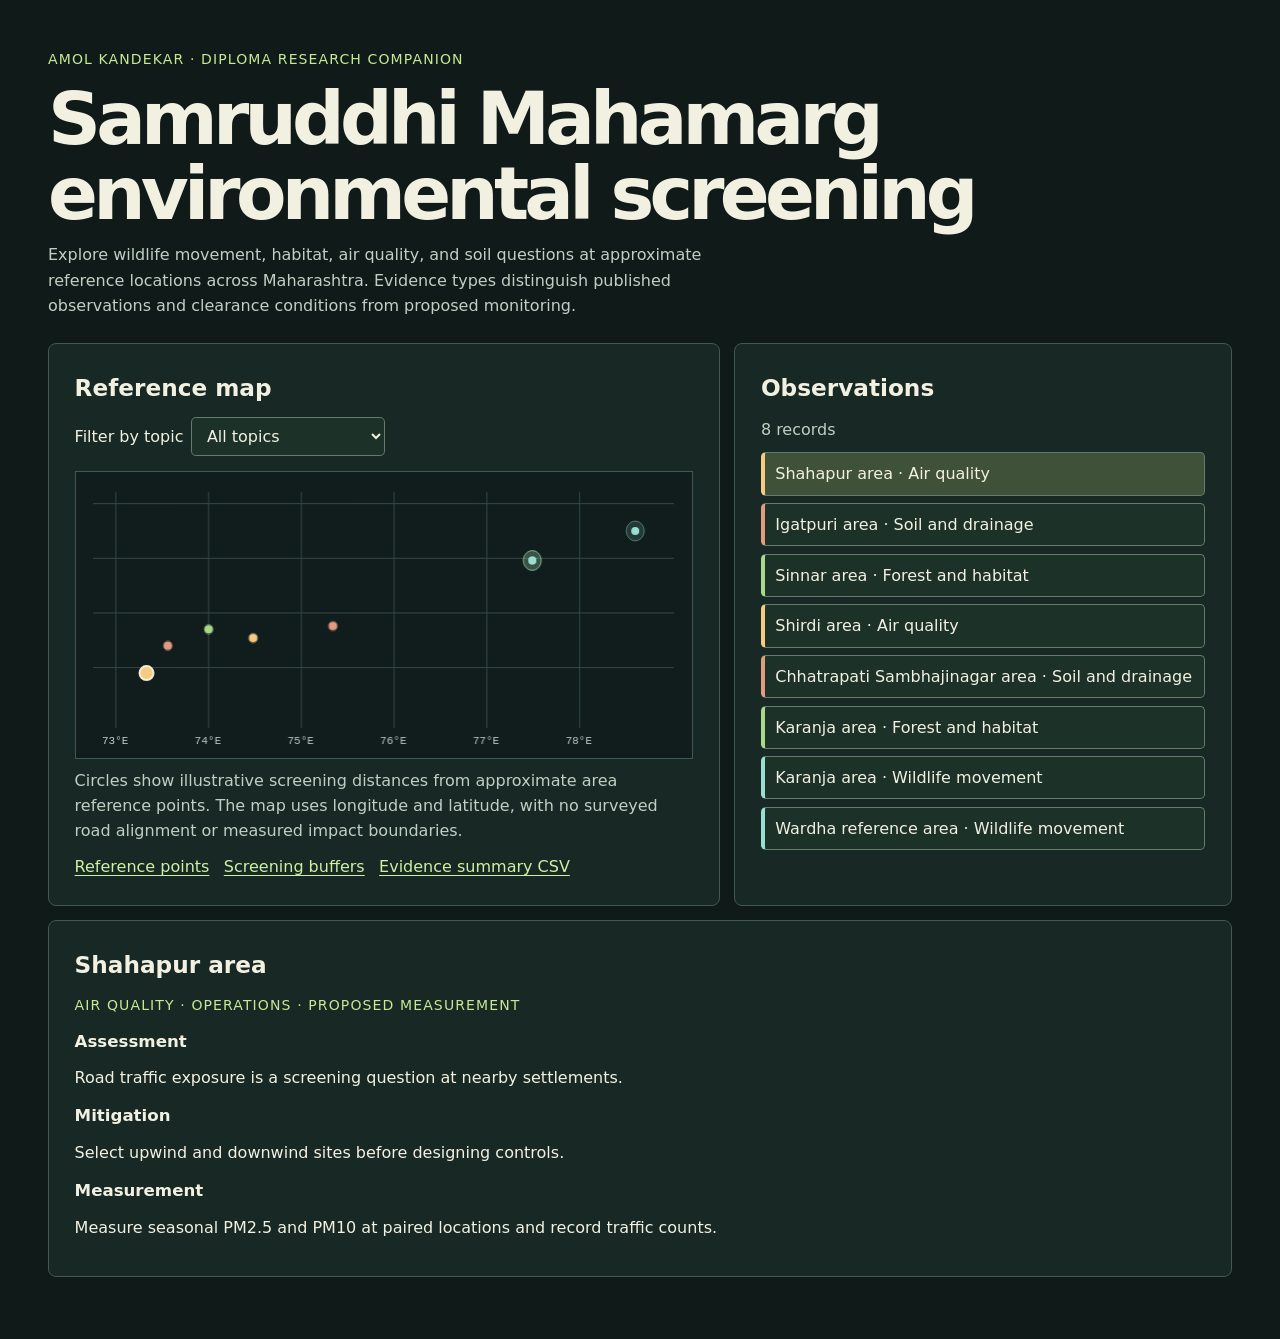
<file: docs/index.html>
<!doctype html>
<html lang="en-IN">
<head>
  <meta charset="utf-8">
  <meta name="viewport" content="width=device-width, initial-scale=1">
  <title>Samruddhi Mahamarg | Environmental Screening</title>
  <link rel="stylesheet" href="study.css">
  <script src="map.js" defer></script>
</head>
<body>
  <main>
    <header>
      <p class="label">Amol Kandekar · Diploma research companion</p>
      <h1>Samruddhi Mahamarg environmental screening</h1>
      <p>Explore wildlife movement, habitat, air quality, and soil questions at approximate reference locations across Maharashtra. Evidence types distinguish published observations and clearance conditions from proposed monitoring.</p>
    </header>
    <div class="layout">
      <section aria-labelledby="map-title"><h2 id="map-title">Reference map</h2>
        <label for="topic">Filter by topic</label><select id="topic"><option value="">All topics</option></select>
        <canvas id="map" width="800" height="320" role="img" aria-label="Schematic coordinates of reference locations. Use the adjacent observations list to select a location."></canvas>
        <p class="muted">Circles show illustrative screening distances from approximate area reference points. The map uses longitude and latitude, with no surveyed road alignment or measured impact boundaries.</p>
        <div class="downloads"><a href="reference-sites.geojson" download>Reference points</a><a href="screening-buffers.geojson" download>Screening buffers</a><a href="evidence-summary.csv" download>Evidence summary CSV</a></div>
      </section>
      <section aria-labelledby="observations-title"><h2 id="observations-title">Observations</h2><p class="muted" id="count" aria-live="polite"></p><div id="entries"></div></section>
    </div>
    <section id="assessment" aria-live="polite" aria-labelledby="assessment-title"></section>
  </main>
  <script type="application/json" id="evidence-data">{"points": {"type": "FeatureCollection", "features": [{"type": "Feature", "properties": {"id": "S01", "location": "Shahapur area", "lat": 19.45, "lon": 73.33, "radius_km": 5.0, "topic": "Air quality", "phase": "Operations", "evidence": "Proposed measurement", "source_id": "", "assessment": "Road traffic exposure is a screening question at nearby settlements.", "mitigation": "Select upwind and downwind sites before designing controls.", "measurement": "Measure seasonal PM2.5 and PM10 at paired locations and record traffic counts.", "source": null}, "geometry": {"type": "Point", "coordinates": [73.33, 19.45]}}, {"type": "Feature", "properties": {"id": "S02", "location": "Igatpuri area", "lat": 19.7, "lon": 73.56, "radius_km": 5.0, "topic": "Soil and drainage", "phase": "Construction", "evidence": "Proposed measurement", "source_id": "", "assessment": "Steep slopes and construction disturbance warrant review before assigning erosion risk.", "mitigation": "Inspect stabilized cut slopes and drainage outfalls before monsoon.", "measurement": "Log exposed soil cover and outfall turbidity before and after rainfall.", "source": null}, "geometry": {"type": "Point", "coordinates": [73.56, 19.7]}}, {"type": "Feature", "properties": {"id": "S03", "location": "Sinnar area", "lat": 19.85, "lon": 74.0, "radius_km": 5.0, "topic": "Forest and habitat", "phase": "Construction", "evidence": "Proposed measurement", "source_id": "", "assessment": "A land-cover comparison can screen for canopy change near the road corridor.", "mitigation": "Check compensatory planting survival and restore temporary work areas.", "measurement": "Classify pre- and post-construction land cover using comparable seasonal imagery and field checks.", "source": null}, "geometry": {"type": "Point", "coordinates": [74.0, 19.85]}}, {"type": "Feature", "properties": {"id": "S04", "location": "Shirdi area", "lat": 19.77, "lon": 74.48, "radius_km": 5.0, "topic": "Air quality", "phase": "Construction", "evidence": "Proposed measurement", "source_id": "", "assessment": "Construction dust is a plausible source of short-term particulate exposure in the screening framework.", "mitigation": "Document road watering and protective covers where justified by the monitoring plan.", "measurement": "Compare particulate levels near haul roads with a background location.", "source": null}, "geometry": {"type": "Point", "coordinates": [74.48, 19.77]}}, {"type": "Feature", "properties": {"id": "S05", "location": "Chhatrapati Sambhajinagar area", "lat": 19.88, "lon": 75.34, "radius_km": 5.0, "topic": "Soil and drainage", "phase": "Operations", "evidence": "Proposed measurement", "source_id": "", "assessment": "Road embankments and drainage changes are a screening concern where runoff reaches cultivated land.", "mitigation": "Review culvert capacity and erosion protection with field observations.", "measurement": "Survey drainage paths and check sediment deposition downstream of outlets.", "source": null}, "geometry": {"type": "Point", "coordinates": [75.34, 19.88]}}, {"type": "Feature", "properties": {"id": "S06", "location": "Karanja area", "lat": 20.48, "lon": 77.49, "radius_km": 10.0, "topic": "Forest and habitat", "phase": "Planning", "evidence": "Documented condition", "source_id": "nbwl-2018", "assessment": "National Board for Wildlife minutes record a habitat-improvement condition for a specific package near the Karanja–Sohol sanctuary.", "mitigation": "Track habitat improvement against the condition for that package.", "measurement": "Use the approved package boundary and documentary evidence to verify measures.", "source": {"source_id": "nbwl-2018", "title": "National Board for Wildlife Standing Committee minutes (2018) — item 50.3.8.3", "url": "https://cpc.parivesh.nic.in/writereaddata/Order%20and%20Release/Minutes%20of%2050%20Meeting%20of%20the%20Standing%20Committee%20of%20National%20Board%20for%20Wildlife.pdf"}}, "geometry": {"type": "Point", "coordinates": [77.49, 20.48]}}, {"type": "Feature", "properties": {"id": "S07", "location": "Karanja area", "lat": 20.48, "lon": 77.49, "radius_km": 10.0, "topic": "Wildlife movement", "phase": "Planning", "evidence": "Documented condition", "source_id": "nbwl-2018", "assessment": "The same package minutes record a condition to provide underpasses where suggested by the Forest Department.", "mitigation": "Compare installed structures with approved drawings and planned crossing locations.", "measurement": "Record crossing dimensions and verify access at both ends.", "source": {"source_id": "nbwl-2018", "title": "National Board for Wildlife Standing Committee minutes (2018) — item 50.3.8.3", "url": "https://cpc.parivesh.nic.in/writereaddata/Order%20and%20Release/Minutes%20of%2050%20Meeting%20of%20the%20Standing%20Committee%20of%20National%20Board%20for%20Wildlife.pdf"}}, "geometry": {"type": "Point", "coordinates": [77.49, 20.48]}}, {"type": "Feature", "properties": {"id": "S08", "location": "Wardha reference area", "lat": 20.75, "lon": 78.6, "radius_km": 10.0, "topic": "Wildlife movement", "phase": "Operations", "evidence": "Published monitoring", "source_id": "wii-2025", "assessment": "Wildlife Institute of India reports ongoing camera monitoring at selected overpasses and underpasses on the expressway.", "mitigation": "Maintain crossing approaches and use continuing monitoring to assess usage.", "measurement": "Compare detections per camera-day by crossing type when structure-level data is available.", "source": {"source_id": "wii-2025", "title": "Wildlife Institute of India 36th Annual Research Seminar (2025) — Samruddhi crossing monitoring", "url": "https://wii.gov.in/uploads/media/publications/36-ars-abstracts.pdf"}}, "geometry": {"type": "Point", "coordinates": [78.6, 20.75]}}]}, "buffers": {"type": "FeatureCollection", "features": [{"type": "Feature", "properties": {"id": "S01", "topic": "Air quality", "radius_km": 5.0}, "geometry": {"type": "Polygon", "coordinates": [[[73.33, 19.494966], [73.325843, 19.494795], [73.321717, 19.494283], [73.317654, 19.493433], [73.313686, 19.492254], [73.309841, 19.490752], [73.306151, 19.48894], [73.302641, 19.486832], [73.299341, 19.484443], [73.296273, 19.481793], [73.293463, 19.4789], [73.290931, 19.475787], [73.288696, 19.472478], [73.286775, 19.468998], [73.285184, 19.465374], [73.283934, 19.461632], [73.283035, 19.457802], [73.282493, 19.453913], [73.282313, 19.449994], [73.282495, 19.446075], [73.283039, 19.442186], [73.283941, 19.438356], [73.285193, 19.434615], [73.286786, 19.430991], [73.288707, 19.427512], [73.290943, 19.424204], [73.293476, 19.421093], [73.296287, 19.418201], [73.299354, 19.415551], [73.302654, 19.413164], [73.306162, 19.411057], [73.309851, 19.409246], [73.313694, 19.407745], [73.317661, 19.406566], [73.321721, 19.405717], [73.325845, 19.405205], [73.33, 19.405034], [73.334155, 19.405205], [73.338279, 19.405717], [73.342339, 19.406566], [73.346306, 19.407745], [73.350149, 19.409246], [73.353838, 19.411057], [73.357346, 19.413164], [73.360646, 19.415551], [73.363713, 19.418201], [73.366524, 19.421093], [73.369057, 19.424204], [73.371293, 19.427512], [73.373214, 19.430991], [73.374807, 19.434615], [73.376059, 19.438356], [73.376961, 19.442186], [73.377505, 19.446075], [73.377687, 19.449994], [73.377507, 19.453913], [73.376965, 19.457802], [73.376066, 19.461632], [73.374816, 19.465374], [73.373225, 19.468998], [73.371304, 19.472478], [73.369069, 19.475787], [73.366537, 19.4789], [73.363727, 19.481793], [73.360659, 19.484443], [73.357359, 19.486832], [73.353849, 19.48894], [73.350159, 19.490752], [73.346314, 19.492254], [73.342346, 19.493433], [73.338283, 19.494283], [73.334157, 19.494795], [73.33, 19.494966]]]}}, {"type": "Feature", "properties": {"id": "S02", "topic": "Soil and drainage", "radius_km": 5.0}, "geometry": {"type": "Polygon", "coordinates": [[[73.56, 19.744966], [73.555836, 19.744795], [73.551704, 19.744283], [73.547635, 19.743433], [73.54366, 19.742253], [73.53981, 19.740752], [73.536113, 19.73894], [73.532599, 19.736832], [73.529293, 19.734443], [73.526221, 19.731793], [73.523406, 19.7289], [73.52087, 19.725787], [73.518632, 19.722478], [73.516708, 19.718998], [73.515115, 19.715374], [73.513863, 19.711632], [73.512962, 19.707802], [73.512419, 19.703913], [73.512239, 19.699994], [73.512421, 19.696075], [73.512966, 19.692186], [73.513869, 19.688356], [73.515123, 19.684615], [73.516719, 19.680991], [73.518643, 19.677512], [73.520882, 19.674204], [73.523419, 19.671093], [73.526234, 19.668201], [73.529306, 19.665551], [73.532611, 19.663164], [73.536125, 19.661057], [73.53982, 19.659246], [73.543669, 19.657745], [73.547642, 19.656566], [73.551709, 19.655717], [73.555838, 19.655205], [73.56, 19.655034], [73.564162, 19.655205], [73.568291, 19.655717], [73.572358, 19.656566], [73.576331, 19.657745], [73.58018, 19.659246], [73.583875, 19.661057], [73.587389, 19.663164], [73.590694, 19.665551], [73.593766, 19.668201], [73.596581, 19.671093], [73.599118, 19.674204], [73.601357, 19.677512], [73.603281, 19.680991], [73.604877, 19.684615], [73.606131, 19.688356], [73.607034, 19.692186], [73.607579, 19.696075], [73.607761, 19.699994], [73.607581, 19.703913], [73.607038, 19.707802], [73.606137, 19.711632], [73.604885, 19.715374], [73.603292, 19.718998], [73.601368, 19.722478], [73.59913, 19.725787], [73.596594, 19.7289], [73.593779, 19.731793], [73.590707, 19.734443], [73.587401, 19.736832], [73.583887, 19.73894], [73.58019, 19.740752], [73.57634, 19.742253], [73.572365, 19.743433], [73.568296, 19.744283], [73.564164, 19.744795], [73.56, 19.744966]]]}}, {"type": "Feature", "properties": {"id": "S03", "topic": "Forest and habitat", "radius_km": 5.0}, "geometry": {"type": "Polygon", "coordinates": [[[74.0, 19.894966], [73.995832, 19.894795], [73.991696, 19.894283], [73.987623, 19.893433], [73.983645, 19.892253], [73.979791, 19.890752], [73.976091, 19.88894], [73.972573, 19.886832], [73.969264, 19.884443], [73.966189, 19.881793], [73.963371, 19.8789], [73.960833, 19.875787], [73.958593, 19.872478], [73.956667, 19.868998], [73.955072, 19.865374], [73.953819, 19.861632], [73.952918, 19.857802], [73.952374, 19.853913], [73.952194, 19.849994], [73.952377, 19.846075], [73.952922, 19.842186], [73.953826, 19.838356], [73.955081, 19.834615], [73.956678, 19.830991], [73.958604, 19.827512], [73.960846, 19.824204], [73.963385, 19.821093], [73.966203, 19.818201], [73.969277, 19.815551], [73.972586, 19.813164], [73.976103, 19.811057], [73.979801, 19.809246], [73.983654, 19.807745], [73.98763, 19.806566], [73.991701, 19.805717], [73.995835, 19.805205], [74.0, 19.805034], [74.004165, 19.805205], [74.008299, 19.805717], [74.01237, 19.806566], [74.016346, 19.807745], [74.020199, 19.809246], [74.023897, 19.811057], [74.027414, 19.813164], [74.030723, 19.815551], [74.033797, 19.818201], [74.036615, 19.821093], [74.039154, 19.824204], [74.041396, 19.827512], [74.043322, 19.830991], [74.044919, 19.834615], [74.046174, 19.838356], [74.047078, 19.842186], [74.047623, 19.846075], [74.047806, 19.849994], [74.047626, 19.853913], [74.047082, 19.857802], [74.046181, 19.861632], [74.044928, 19.865374], [74.043333, 19.868998], [74.041407, 19.872478], [74.039167, 19.875787], [74.036629, 19.8789], [74.033811, 19.881793], [74.030736, 19.884443], [74.027427, 19.886832], [74.023909, 19.88894], [74.020209, 19.890752], [74.016355, 19.892253], [74.012377, 19.893433], [74.008304, 19.894283], [74.004168, 19.894795], [74.0, 19.894966]]]}}, {"type": "Feature", "properties": {"id": "S04", "topic": "Air quality", "radius_km": 5.0}, "geometry": {"type": "Polygon", "coordinates": [[[74.48, 19.814966], [74.475834, 19.814795], [74.4717, 19.814283], [74.46763, 19.813433], [74.463653, 19.812253], [74.459801, 19.810752], [74.456103, 19.80894], [74.452587, 19.806832], [74.449279, 19.804443], [74.446206, 19.801793], [74.44339, 19.7989], [74.440853, 19.795787], [74.438613, 19.792478], [74.436689, 19.788998], [74.435095, 19.785374], [74.433842, 19.781632], [74.432941, 19.777802], [74.432398, 19.773913], [74.432218, 19.769994], [74.432401, 19.766075], [74.432946, 19.762186], [74.433849, 19.758356], [74.435104, 19.754615], [74.4367, 19.750991], [74.438625, 19.747512], [74.440865, 19.744204], [74.443403, 19.741093], [74.446219, 19.738201], [74.449293, 19.735551], [74.452599, 19.733164], [74.456115, 19.731057], [74.459811, 19.729246], [74.463662, 19.727745], [74.467636, 19.726566], [74.471705, 19.725717], [74.475837, 19.725205], [74.48, 19.725034], [74.484163, 19.725205], [74.488295, 19.725717], [74.492364, 19.726566], [74.496338, 19.727745], [74.500189, 19.729246], [74.503885, 19.731057], [74.507401, 19.733164], [74.510707, 19.735551], [74.513781, 19.738201], [74.516597, 19.741093], [74.519135, 19.744204], [74.521375, 19.747512], [74.5233, 19.750991], [74.524896, 19.754615], [74.526151, 19.758356], [74.527054, 19.762186], [74.527599, 19.766075], [74.527782, 19.769994], [74.527602, 19.773913], [74.527059, 19.777802], [74.526158, 19.781632], [74.524905, 19.785374], [74.523311, 19.788998], [74.521387, 19.792478], [74.519147, 19.795787], [74.51661, 19.7989], [74.513794, 19.801793], [74.510721, 19.804443], [74.507413, 19.806832], [74.503897, 19.80894], [74.500199, 19.810752], [74.496347, 19.812253], [74.49237, 19.813433], [74.4883, 19.814283], [74.484166, 19.814795], [74.48, 19.814966]]]}}, {"type": "Feature", "properties": {"id": "S05", "topic": "Soil and drainage", "radius_km": 5.0}, "geometry": {"type": "Polygon", "coordinates": [[[75.34, 19.924966], [75.335831, 19.924795], [75.331695, 19.924283], [75.327621, 19.923433], [75.323642, 19.922253], [75.319787, 19.920752], [75.316086, 19.91894], [75.312568, 19.916832], [75.309258, 19.914443], [75.306183, 19.911793], [75.303365, 19.9089], [75.300825, 19.905787], [75.298585, 19.902478], [75.296659, 19.898998], [75.295064, 19.895374], [75.29381, 19.891632], [75.292909, 19.887802], [75.292365, 19.883913], [75.292185, 19.879994], [75.292368, 19.876075], [75.292913, 19.872186], [75.293817, 19.868356], [75.295072, 19.864615], [75.29667, 19.860991], [75.298596, 19.857512], [75.300838, 19.854204], [75.303378, 19.851093], [75.306196, 19.848201], [75.309271, 19.845551], [75.312581, 19.843164], [75.316098, 19.841057], [75.319797, 19.839246], [75.32365, 19.837745], [75.327628, 19.836566], [75.331699, 19.835717], [75.335834, 19.835205], [75.34, 19.835034], [75.344166, 19.835205], [75.348301, 19.835717], [75.352372, 19.836566], [75.35635, 19.837745], [75.360203, 19.839246], [75.363902, 19.841057], [75.367419, 19.843164], [75.370729, 19.845551], [75.373804, 19.848201], [75.376622, 19.851093], [75.379162, 19.854204], [75.381404, 19.857512], [75.38333, 19.860991], [75.384928, 19.864615], [75.386183, 19.868356], [75.387087, 19.872186], [75.387632, 19.876075], [75.387815, 19.879994], [75.387635, 19.883913], [75.387091, 19.887802], [75.38619, 19.891632], [75.384936, 19.895374], [75.383341, 19.898998], [75.381415, 19.902478], [75.379175, 19.905787], [75.376635, 19.9089], [75.373817, 19.911793], [75.370742, 19.914443], [75.367432, 19.916832], [75.363914, 19.91894], [75.360213, 19.920752], [75.356358, 19.922253], [75.352379, 19.923433], [75.348305, 19.924283], [75.344169, 19.924795], [75.34, 19.924966]]]}}, {"type": "Feature", "properties": {"id": "S06", "topic": "Forest and habitat", "radius_km": 10.0}, "geometry": {"type": "Polygon", "coordinates": [[[77.49, 20.569932], [77.481628, 20.56959], [77.47332, 20.568565], [77.465139, 20.566866], [77.457148, 20.564505], [77.449407, 20.561501], [77.441976, 20.557877], [77.43491, 20.553659], [77.428265, 20.548881], [77.42209, 20.543578], [77.416432, 20.537792], [77.411335, 20.531565], [77.406837, 20.524946], [77.402973, 20.517985], [77.399772, 20.510735], [77.397257, 20.503252], [77.395449, 20.495591], [77.394361, 20.487812], [77.394, 20.479974], [77.39437, 20.472136], [77.395468, 20.464358], [77.397285, 20.456699], [77.399808, 20.449218], [77.403016, 20.441971], [77.406886, 20.435014], [77.411388, 20.428399], [77.416488, 20.422177], [77.422146, 20.416395], [77.42832, 20.411097], [77.434963, 20.406323], [77.442024, 20.40211], [77.44945, 20.398489], [77.457184, 20.395488], [77.465167, 20.393131], [77.473339, 20.391433], [77.481638, 20.39041], [77.49, 20.390068], [77.498362, 20.39041], [77.506661, 20.391433], [77.514833, 20.393131], [77.522816, 20.395488], [77.53055, 20.398489], [77.537976, 20.40211], [77.545037, 20.406323], [77.55168, 20.411097], [77.557854, 20.416395], [77.563512, 20.422177], [77.568612, 20.428399], [77.573114, 20.435014], [77.576984, 20.441971], [77.580192, 20.449218], [77.582715, 20.456699], [77.584532, 20.464358], [77.58563, 20.472136], [77.586, 20.479974], [77.585639, 20.487812], [77.584551, 20.495591], [77.582743, 20.503252], [77.580228, 20.510735], [77.577027, 20.517985], [77.573163, 20.524946], [77.568665, 20.531565], [77.563568, 20.537792], [77.55791, 20.543578], [77.551735, 20.548881], [77.54509, 20.553659], [77.538024, 20.557877], [77.530593, 20.561501], [77.522852, 20.564505], [77.514861, 20.566866], [77.50668, 20.568565], [77.498372, 20.56959], [77.49, 20.569932]]]}}, {"type": "Feature", "properties": {"id": "S07", "topic": "Wildlife movement", "radius_km": 10.0}, "geometry": {"type": "Polygon", "coordinates": [[[77.49, 20.569932], [77.481628, 20.56959], [77.47332, 20.568565], [77.465139, 20.566866], [77.457148, 20.564505], [77.449407, 20.561501], [77.441976, 20.557877], [77.43491, 20.553659], [77.428265, 20.548881], [77.42209, 20.543578], [77.416432, 20.537792], [77.411335, 20.531565], [77.406837, 20.524946], [77.402973, 20.517985], [77.399772, 20.510735], [77.397257, 20.503252], [77.395449, 20.495591], [77.394361, 20.487812], [77.394, 20.479974], [77.39437, 20.472136], [77.395468, 20.464358], [77.397285, 20.456699], [77.399808, 20.449218], [77.403016, 20.441971], [77.406886, 20.435014], [77.411388, 20.428399], [77.416488, 20.422177], [77.422146, 20.416395], [77.42832, 20.411097], [77.434963, 20.406323], [77.442024, 20.40211], [77.44945, 20.398489], [77.457184, 20.395488], [77.465167, 20.393131], [77.473339, 20.391433], [77.481638, 20.39041], [77.49, 20.390068], [77.498362, 20.39041], [77.506661, 20.391433], [77.514833, 20.393131], [77.522816, 20.395488], [77.53055, 20.398489], [77.537976, 20.40211], [77.545037, 20.406323], [77.55168, 20.411097], [77.557854, 20.416395], [77.563512, 20.422177], [77.568612, 20.428399], [77.573114, 20.435014], [77.576984, 20.441971], [77.580192, 20.449218], [77.582715, 20.456699], [77.584532, 20.464358], [77.58563, 20.472136], [77.586, 20.479974], [77.585639, 20.487812], [77.584551, 20.495591], [77.582743, 20.503252], [77.580228, 20.510735], [77.577027, 20.517985], [77.573163, 20.524946], [77.568665, 20.531565], [77.563568, 20.537792], [77.55791, 20.543578], [77.551735, 20.548881], [77.54509, 20.553659], [77.538024, 20.557877], [77.530593, 20.561501], [77.522852, 20.564505], [77.514861, 20.566866], [77.50668, 20.568565], [77.498372, 20.56959], [77.49, 20.569932]]]}}, {"type": "Feature", "properties": {"id": "S08", "topic": "Wildlife movement", "radius_km": 10.0}, "geometry": {"type": "Polygon", "coordinates": [[[78.6, 20.839932], [78.591613, 20.83959], [78.58329, 20.838565], [78.575095, 20.836866], [78.567089, 20.834505], [78.559335, 20.831501], [78.55189, 20.827877], [78.544812, 20.823659], [78.538155, 20.818881], [78.531969, 20.813578], [78.526301, 20.807791], [78.521195, 20.801565], [78.516689, 20.794946], [78.512818, 20.787985], [78.509611, 20.780735], [78.507093, 20.773251], [78.505281, 20.765591], [78.504191, 20.757812], [78.50383, 20.749973], [78.504201, 20.742135], [78.505301, 20.734358], [78.507121, 20.726699], [78.509648, 20.719218], [78.512862, 20.711971], [78.516739, 20.705014], [78.521249, 20.698399], [78.526358, 20.692177], [78.532026, 20.686395], [78.538211, 20.681097], [78.544866, 20.676323], [78.55194, 20.67211], [78.559379, 20.668489], [78.567126, 20.665488], [78.575124, 20.663131], [78.58331, 20.661433], [78.591623, 20.66041], [78.6, 20.660068], [78.608377, 20.66041], [78.61669, 20.661433], [78.624876, 20.663131], [78.632874, 20.665488], [78.640621, 20.668489], [78.64806, 20.67211], [78.655134, 20.676323], [78.661789, 20.681097], [78.667974, 20.686395], [78.673642, 20.692177], [78.678751, 20.698399], [78.683261, 20.705014], [78.687138, 20.711971], [78.690352, 20.719218], [78.692879, 20.726699], [78.694699, 20.734358], [78.695799, 20.742135], [78.69617, 20.749973], [78.695809, 20.757812], [78.694719, 20.765591], [78.692907, 20.773251], [78.690389, 20.780735], [78.687182, 20.787985], [78.683311, 20.794946], [78.678805, 20.801565], [78.673699, 20.807791], [78.668031, 20.813578], [78.661845, 20.818881], [78.655188, 20.823659], [78.64811, 20.827877], [78.640665, 20.831501], [78.632911, 20.834505], [78.624905, 20.836866], [78.61671, 20.838565], [78.608387, 20.83959], [78.6, 20.839932]]]}}]}, "topics": ["Forest and habitat", "Air quality", "Wildlife movement", "Soil and drainage"]}</script>
</body>
</html>
</file>
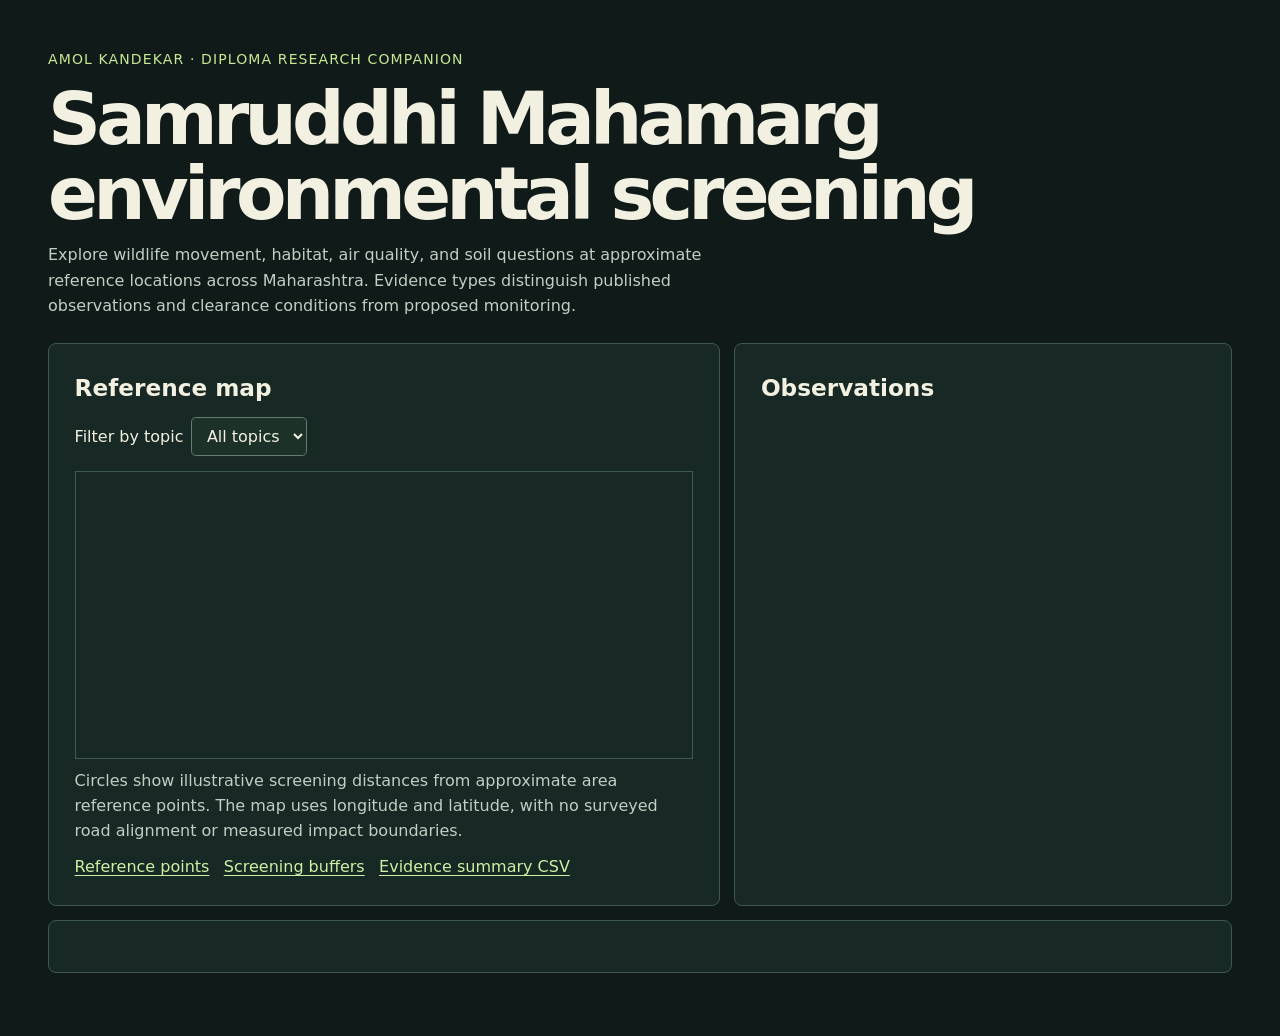
<file: dashboard.html>
<!doctype html>
<html lang="en-IN">
<head>
  <meta charset="utf-8">
  <meta name="viewport" content="width=device-width, initial-scale=1">
  <title>Samruddhi Mahamarg | Environmental Screening</title>
  <link rel="stylesheet" href="study.css">
  <script src="map.js" defer></script>
</head>
<body>
  <main>
    <header>
      <p class="label">Amol Kandekar · Diploma research companion</p>
      <h1>Samruddhi Mahamarg environmental screening</h1>
      <p>Explore wildlife movement, habitat, air quality, and soil questions at approximate reference locations across Maharashtra. Evidence types distinguish published observations and clearance conditions from proposed monitoring.</p>
    </header>
    <div class="layout">
      <section aria-labelledby="map-title"><h2 id="map-title">Reference map</h2>
        <label for="topic">Filter by topic</label><select id="topic"><option value="">All topics</option></select>
        <canvas id="map" width="800" height="320" role="img" aria-label="Schematic coordinates of reference locations. Use the adjacent observations list to select a location."></canvas>
        <p class="muted">Circles show illustrative screening distances from approximate area reference points. The map uses longitude and latitude, with no surveyed road alignment or measured impact boundaries.</p>
        <div class="downloads"><a href="reference-sites.geojson" download>Reference points</a><a href="screening-buffers.geojson" download>Screening buffers</a><a href="evidence-summary.csv" download>Evidence summary CSV</a></div>
      </section>
      <section aria-labelledby="observations-title"><h2 id="observations-title">Observations</h2><p class="muted" id="count" aria-live="polite"></p><div id="entries"></div></section>
    </div>
    <section id="assessment" aria-live="polite" aria-labelledby="assessment-title"></section>
  </main>
  <script type="application/json" id="evidence-data">__EVIDENCE_PAYLOAD__</script>
</body>
</html>
</file>
<file: docs/study.css>
:root { color-scheme: dark; background: #101b19; color: #f2f0e1; font: 1rem/1.58 system-ui, sans-serif; }
* { box-sizing: border-box; }
body { margin: 0; }
main { width: min(74rem, 100% - 2.25rem); margin-inline: auto; padding: 3rem 0; }
header { margin-bottom: 1.55rem; }
header p { max-width: 70ch; color: #c0cfc4; }
h1, h2, h3, p { margin: 0 0 .65rem; }
h1 { max-width: 22ch; font-size: clamp(2.45rem, 6.2vw, 4.6rem); letter-spacing: -.065em; line-height: 1.03; }
h2 { font-size: 1.45rem; }
h3 { font-size: 1.04rem; margin-top: .8rem; }
.label { color: #c6e995; font-size: .875rem; letter-spacing: .08em; text-transform: uppercase; }
.muted { color: #c0cfc4; }
.layout { display: grid; grid-template-columns: minmax(0, 1.35fr) minmax(0, 1fr); gap: .9rem; }
section { background: #182824; border: 1px solid #40594e; border-radius: .5rem; padding: clamp(1rem, 3vw, 1.6rem); margin-bottom: .9rem; }
canvas { display: block; width: 100%; height: 18rem; border: 1px solid #40594e; margin-block: .95rem .55rem; }
select, button { color: inherit; background: #1c3128; border: 1px solid #647d6d; border-radius: .3rem; padding: .5rem .65rem; font: inherit; cursor: pointer; }
select { margin-left: .5rem; max-width: 100%; }
button { margin-bottom: .46rem; width: 100%; text-align: left; border-left: .25rem solid var(--topic); }
button[aria-pressed="true"] { background: #40513a; }
a { color: #cef0a4; text-underline-offset: 3px; }
.downloads { display: flex; gap: .5rem .9rem; flex-wrap: wrap; }
:focus-visible { outline: 2px solid #cef0a4; outline-offset: 3px; }
@media(max-width: 730px) { main { padding-top: 1.6rem; } .layout { grid-template-columns: 1fr; gap: 0; } canvas { height: 14rem; } }
</file>
<file: study.css>
:root { color-scheme: dark; background: #101b19; color: #f2f0e1; font: 1rem/1.58 system-ui, sans-serif; }
* { box-sizing: border-box; }
body { margin: 0; }
main { width: min(74rem, 100% - 2.25rem); margin-inline: auto; padding: 3rem 0; }
header { margin-bottom: 1.55rem; }
header p { max-width: 70ch; color: #c0cfc4; }
h1, h2, h3, p { margin: 0 0 .65rem; }
h1 { max-width: 22ch; font-size: clamp(2.45rem, 6.2vw, 4.6rem); letter-spacing: -.065em; line-height: 1.03; }
h2 { font-size: 1.45rem; }
h3 { font-size: 1.04rem; margin-top: .8rem; }
.label { color: #c6e995; font-size: .875rem; letter-spacing: .08em; text-transform: uppercase; }
.muted { color: #c0cfc4; }
.layout { display: grid; grid-template-columns: minmax(0, 1.35fr) minmax(0, 1fr); gap: .9rem; }
section { background: #182824; border: 1px solid #40594e; border-radius: .5rem; padding: clamp(1rem, 3vw, 1.6rem); margin-bottom: .9rem; }
canvas { display: block; width: 100%; height: 18rem; border: 1px solid #40594e; margin-block: .95rem .55rem; }
select, button { color: inherit; background: #1c3128; border: 1px solid #647d6d; border-radius: .3rem; padding: .5rem .65rem; font: inherit; cursor: pointer; }
select { margin-left: .5rem; max-width: 100%; }
button { margin-bottom: .46rem; width: 100%; text-align: left; border-left: .25rem solid var(--topic); }
button[aria-pressed="true"] { background: #40513a; }
a { color: #cef0a4; text-underline-offset: 3px; }
.downloads { display: flex; gap: .5rem .9rem; flex-wrap: wrap; }
:focus-visible { outline: 2px solid #cef0a4; outline-offset: 3px; }
@media(max-width: 730px) { main { padding-top: 1.6rem; } .layout { grid-template-columns: 1fr; gap: 0; } canvas { height: 14rem; } }
</file>
